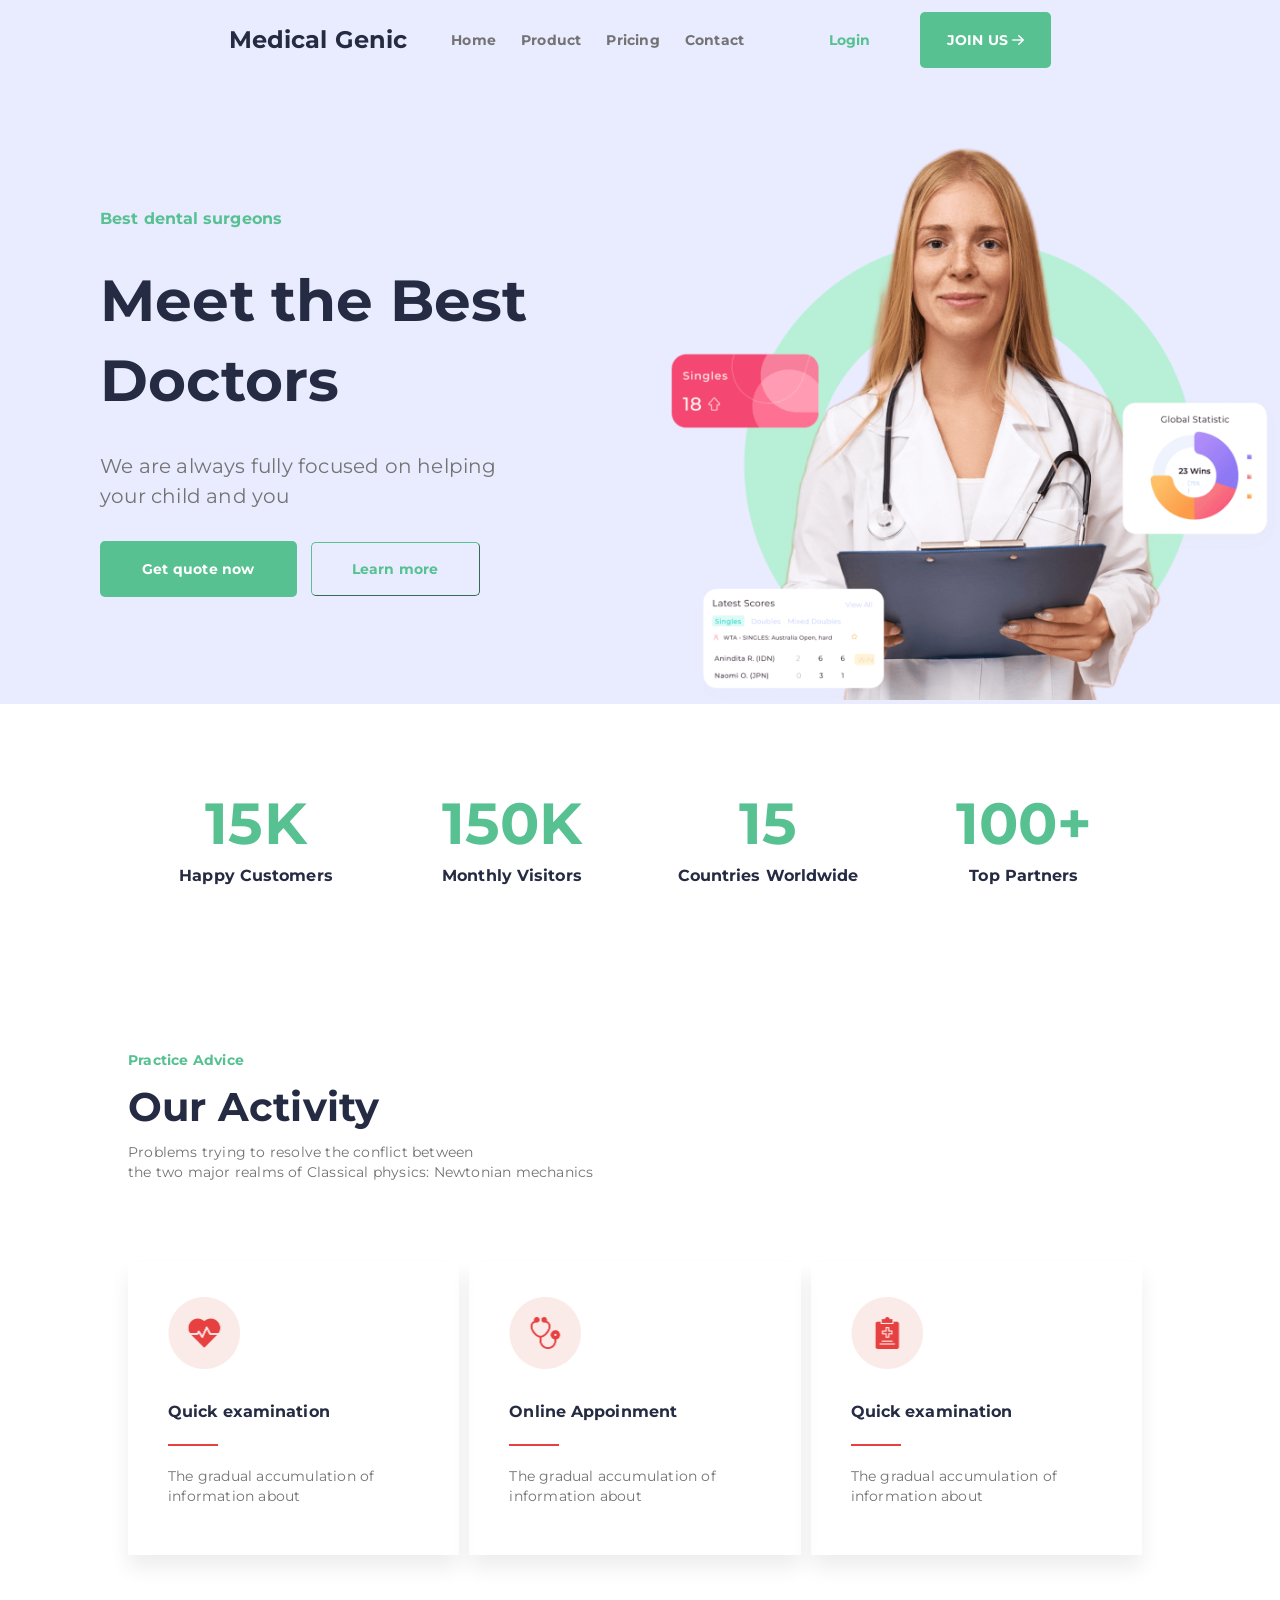
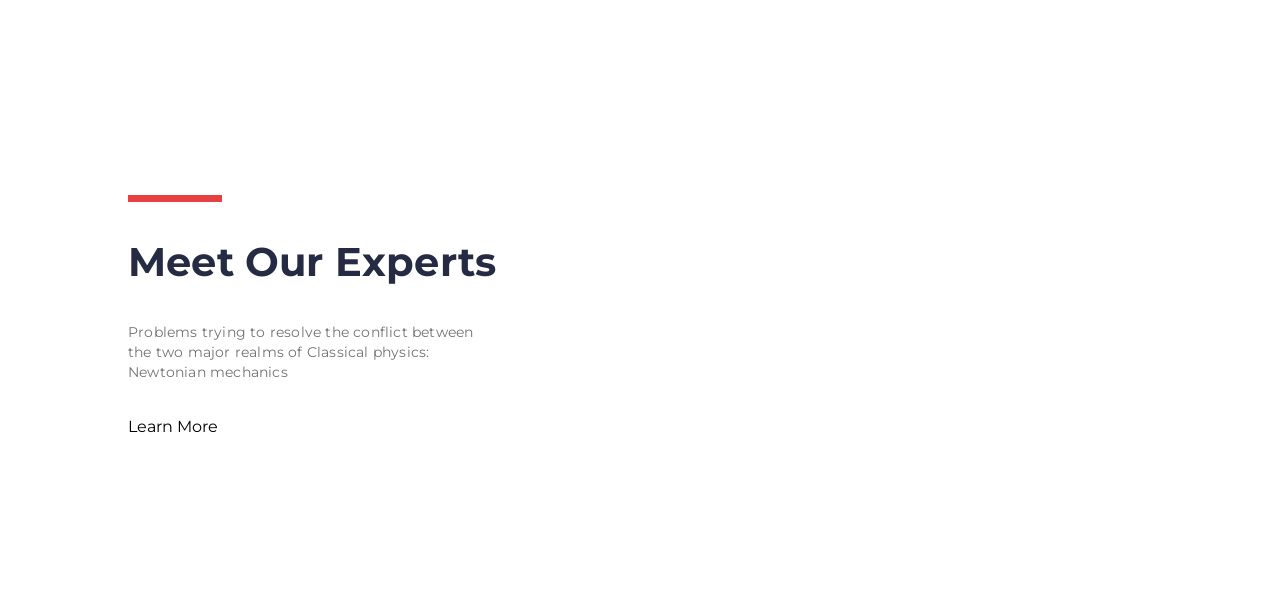
<file: task-2/index.html>
<!DOCTYPE html>
<html>

<head>
  <meta charset="UTF-8" />
  <meta name="viewport" content="width=device-width, initial-scale=1.0" />
  <link rel="stylesheet" href="styles.css" />
  <title>Task 2</title>
  <style>
    @import url("https://fonts.googleapis.com/css2?family=Montserrat:ital,wght@0,100..900;1,100..900&display=swap");
  </style>
</head>

<body>
  <!-- Navbar -->
  <div class="navbar__section1">
    <navbar>
      <p class="navbar__brandName">Medical Genic</p>
      <div class="navbar__content clearfix">
        <ul class="navbar__menu">
          <li class="navbar__menuItem"><a href="#">Home</a></li>
          <li class="navbar__menuItem"><a href="#">Product</a></li>
          <li class="navbar__menuItem"><a href="#">Pricing</a></li>
          <li class="navbar__menuItem"><a href="#">Contact</a></li>
        </ul>
        <div class="navbar__links clearfix">
          <a href="#" class="navbar__login">Login</a>
          <button class="navbar__joinUsButton">
            JOIN US
            <span><img src="assets/right-arrow-icon.png" width="12px" height="10px" alt="right arrow" /></span>
          </button>
        </div>
      </div>
    </navbar>

    <!-- Section 1 -->
    <section class="clearfix">
      <div class="section__1__left">
        <div class="section__1__left__container">
          <h5>Best dental surgeons</h5>
          <h1>Meet the Best Doctors</h1>
          <h4>We are always fully focused on helping your child and you</h4>
          <div class="section__1__left__cta">
            <button class="section__1__left__cta__button1">
              Get quote now
            </button>
            <button class="section__1__left__cta__button2">Learn more</button>
          </div>
        </div>
      </div>
      <div class="section__1__right">
        <img src="assets/hero-cover.png" alt="hero cover" />
      </div>
    </section>
  </div>

  <!-- Section 2 -->
  <section>
    <div class="section__2">
      <div class="section__2__stats clearfix">
        <div class="section__2__stats__statItem">
          <h1>15K</h1>
          <h5>Happy Customers</h5>
        </div>
        <div class="section__2__stats__statItem">
          <h1>150K</h1>
          <h5>Monthly Visitors</h5>
        </div>
        <div class="section__2__stats__statItem">
          <h1>15</h1>
          <h5>Countries Worldwide</h5>
        </div>
        <div class="section__2__stats__statItem">
          <h1>100+</h1>
          <h5>Top Partners</h5>
        </div>
      </div>

      <div class="section__2__activity">
        <div class="section__2__activity__mainContent">
          <h6>Practice Advice</h6>
          <h2>Our Activity</h2>
          <p>
            Problems trying to resolve the conflict between
            <br />
            the two major realms of Classical physics: Newtonian mechanics
          </p>
        </div>
        <div class="section__2__activity__cards clearfix">
          <div class="section__2__activity__cards__singleCard">
            <img src="assets/heart-rate-icon.png" width="72" height="72" alt="heart rate icon">
            <h5>Quick examination</h5>
            <span class="horizontal-line--danger"></span>
            <p>The gradual accumulation of
              <br />
              information about
            </p>
          </div>
          <div class="section__2__activity__cards__singleCard">
            <img src="assets/stethoscopr-icon.png" width="72" height="72" alt="stethoscope icon">
            <h5>Online Appoinment</h5>
            <span class="horizontal-line--danger"></span>
            <p>The gradual accumulation of
              <br />
              information about
            </p>
          </div>
          <div class="section__2__activity__cards__singleCard">
            <img src="assets/health-report-icon.png" width="72" height="72" alt="health report icon">
            <h5>Quick examination</h5>
            <span class="horizontal-line--danger"></span>
            <p>The gradual accumulation of
              <br />
              information about
            </p>
          </div>
        </div>
      </div>
    </div>
  </section>

  <!-- Section 3 -->
  <section>
    <div class="section__3">
      <div class="section__3__mainContent">
        <span class="horizontal-line--danger-bigger"></span>
        <h2>Meet Our Experts</h2>
        <p>Problems trying to resolve the conflict between <br />
          the two major realms of Classical physics: <br />
          Newtonian mechanics </p>
        <a>Learn More <span></span></a>
      </div>
    </div>
  </section>
</body>

</html>
</file>
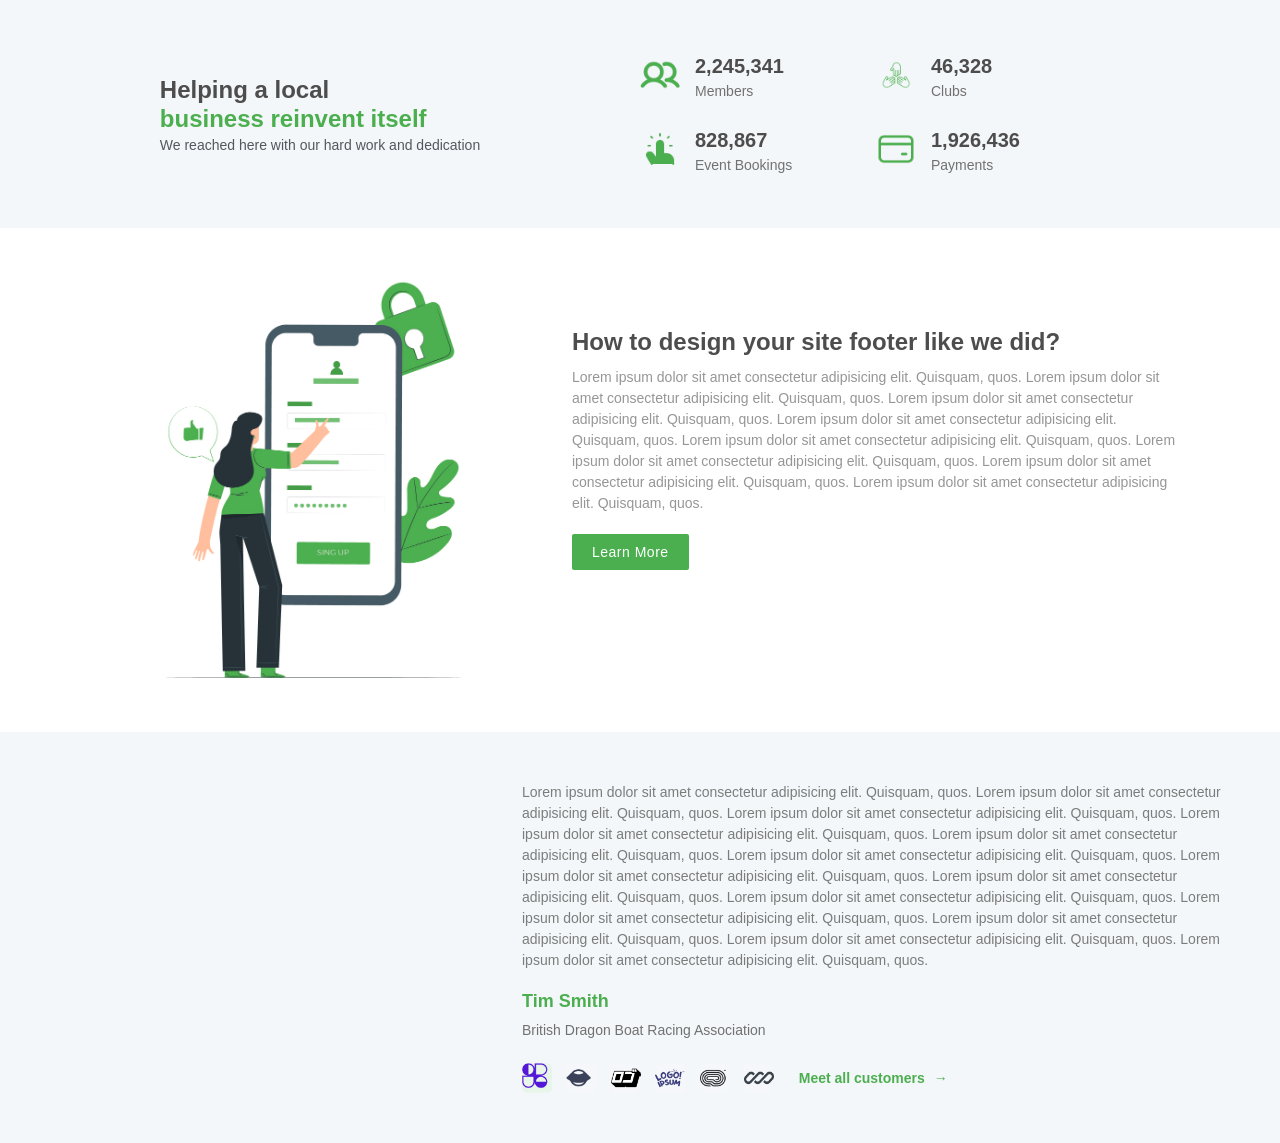
<file: tast-1/index.html>
<!DOCTYPE html>
<html lang="en">
  <head>
    <meta charset="UTF-8" />
    <meta name="viewport" content="width=device-width, initial-scale=1.0" />
    <link rel="stylesheet" href="styles.css" />
    <title>Task 1</title>
  </head>
  <body>
    <header class="clearfix">
      <div class="title-container">
        <h2>
          Helping a local
          <span class="new-line">business reinvent itself</span>
        </h2>
        <p>We reached here with our hard work and dedication</p>
      </div>
      <div class="stats-container-wrapper">
        <div class="stats-container clearfix">
          <div class="stats-item">
            <img src="assets/images/Icon.png" class="icon" alt="members icon" />
            <div class="stats-item-content">
              <p class="stats-item-number">2,245,341</p>
              <p class="stats-item-text">Members</p>
            </div>
          </div>
          <div class="stats-item">
            <img src="assets/images/club.png" class="icon" alt="clubs icon" />
            <div class="stats-item-content">
              <p class="stats-item-number">46,328</p>
              <p class="stats-item-text">Clubs</p>
            </div>
          </div>
        </div>
        <div class="stats-container clearfix">
          <div class="stats-item">
            <img
              src="assets/images/Icon3.png"
              class="icon"
              alt="event bookings icon"
            />
            <div class="stats-item-content">
              <p class="stats-item-number">828,867</p>
              <p class="stats-item-text">Event Bookings</p>
            </div>
          </div>
          <div class="stats-item">
            <img
              src="assets/images/Icon4.png"
              class="icon"
              alt="payments icon"
            />
            <div class="stats-item-content">
              <p class="stats-item-number">1,926,436</p>
              <p class="stats-item-text">Payments</p>
            </div>
          </div>
        </div>
      </div>
    </header>
    <section class="clearfix">
      <div class="section-image">
        <img height="400px" src="assets/images/pana.jpg" alt="mobile" />
      </div>
      <div class="section-content">
        <h2>How to design your site footer like we did?</h2>
        <p>
          Lorem ipsum dolor sit amet consectetur adipisicing elit. Quisquam,
          quos. Lorem ipsum dolor sit amet consectetur adipisicing elit.
          Quisquam, quos. Lorem ipsum dolor sit amet consectetur adipisicing
          elit. Quisquam, quos. Lorem ipsum dolor sit amet consectetur
          adipisicing elit. Quisquam, quos. Lorem ipsum dolor sit amet
          consectetur adipisicing elit. Quisquam, quos. Lorem ipsum dolor sit
          amet consectetur adipisicing elit. Quisquam, quos. Lorem ipsum dolor
          sit amet consectetur adipisicing elit. Quisquam, quos. Lorem ipsum
          dolor sit amet consectetur adipisicing elit. Quisquam, quos.
        </p>
        <button class="learn-more-button">Learn More</button>
      </div>
    </section>
    <footer class="clearfix">
      <div class="footer-space"></div>
      <div class="footer-content">
        <p class="footer-content-text">
          Lorem ipsum dolor sit amet consectetur adipisicing elit. Quisquam,
          quos. Lorem ipsum dolor sit amet consectetur adipisicing elit.
          Quisquam, quos. Lorem ipsum dolor sit amet consectetur adipisicing
          elit. Quisquam, quos. Lorem ipsum dolor sit amet consectetur
          adipisicing elit. Quisquam, quos. Lorem ipsum dolor sit amet
          consectetur adipisicing elit. Quisquam, quos. Lorem ipsum dolor sit
          amet consectetur adipisicing elit. Quisquam, quos. Lorem ipsum dolor
          sit amet consectetur adipisicing elit. Quisquam, quos. Lorem ipsum
          dolor sit amet consectetur adipisicing elit. Quisquam, quos. Lorem
          ipsum dolor sit amet consectetur adipisicing elit. Quisquam, quos.
          Lorem ipsum dolor sit amet consectetur adipisicing elit. Quisquam,
          quos. Lorem ipsum dolor sit amet consectetur adipisicing elit.
          Quisquam, quos. Lorem ipsum dolor sit amet consectetur adipisicing
          elit. Quisquam, quos. Lorem ipsum dolor sit amet consectetur
          adipisicing elit. Quisquam, quos.
        </p>
        <p class="footer-contact-name">Tim Smith</p>
        <p class="footer-contact-company">
          British Dragon Boat Racing Association
        </p>
        <div>
          <img class="customer-logo" src="assets/images/Logo.png" alt="logo" />
          <img
            class="customer-logo"
            src="assets/images/Logo-1.png"
            alt="logo1"
          />
          <img
            class="customer-logo"
            src="assets/images/Logo-2.png"
            alt="logo2"
          />
          <img
            class="customer-logo"
            src="assets/images/Logo-3.png"
            alt="logo3"
          />
          <img
            class="customer-logo"
            src="assets/images/Logo-4.png"
            alt="logo4"
          />
          <img
            class="customer-logo"
            src="assets/images/Logo-5.png"
            alt="logo5"
          />
          <span class="meet-all-customers-container">
            <a href="#" class="meet-all-customers-link"
              >Meet all customers <span class="right-arrow">&#8594;</span></a
            >
          </span>
        </div>
      </div>
    </footer>
  </body>
</html>
</file>
<file: task-2/styles.css>
:root {
  --blue: #6495ed;
  --white: #FFFFFF;
  --primary-color: #57C192;
  --background: #E9EBFF;
  --secondary-text-color: #252B42;
  --tertiary-text-color: #737373;
  --default-line-height: 22px;
  --default-font-size: 14px;
  --font-bolder: 700;
  --default-letter-spacing: 0.2px;
  --default-border-radius: 5px;
  --h1-font-size: 58px;
  --h1-line-height: 80px;
}

body {
  background-color: var(--white);
  box-sizing: border-box;
  margin: 0;
  font-family: 'Montserrat', sans-serif;
}

.clearfix::after {
  content: "";
  clear: both;
  display: block;
}

/* Navbar */

.navbar__section1 {
  background-color: var(--background);
}

navbar {
  width: 100%;
  display: block;
  text-align: center;
}

.navbar__brandName {
  font-size: 24px;
  font-weight: var(--font-bolder);
  color: var(--secondary-text-color);
  line-height: 32px;
  letter-spacing: 0.1px;
  display: inline-block;
  vertical-align: middle;
}

.navbar__content {
  display: inline-block;
  width: 50%;
  vertical-align: middle;
}

.navbar__links {
  float: right;
}

.navbar__login {
  color: var(--primary-color);
  font-size: var(--default-font-size);
  font-weight: var(--font-bolder);
  line-height: var(--default-line-height);
  letter-spacing: var(--default-letter-spacing);
  display: inline-block;
  text-decoration: none;
}

.navbar__joinUsButton {
  padding: 15px 25px;
  border-radius: var(--default-border-radius);
  border-color: transparent;
  color: #FFFFFF;
  background-color: var(--primary-color);
  margin-left: 45px;
  font-size: var(--default-font-size);
  font-weight: var(--font-bolder);
  line-height: var(--default-line-height);
  letter-spacing: var(--default-letter-spacing);
  font-family: 'Montserrat', sans-serif;
}

.navbar__menu {
  float: left;
}

.navbar__menuItem {
  font-size: var(--default-font-size);
  font-weight: var(--font-bolder);
  line-height: 24px;
  letter-spacing: var(--default-letter-spacing);
  list-style-type: none;
  display: inline-block;
}

.navbar__menuItem a {
  text-decoration: none;
  color: var(--tertiary-text-color);
}

.navbar__menuItem + .navbar__menuItem {
  margin-left: 21px;
}

/* Section 1 CSS */

.section__1__left {
  width: 50%;
  float: left;
  margin: 0px;
}

.section__1__left__container {
  padding: 100px;
}

.section__1__left h5 {
  font-size: 16px;
  font-weight: var(--font-bolder);
  line-height: 24px;
  letter-spacing: 0.1px;
  color: var(--primary-color);
  margin-bottom: 30px;
}

.section__1__left h1 {
  font-size: var(--h1-font-size);
  font-weight: var(--font-bolder);
  line-height: var(--h1-line-height);
  letter-spacing: var(--default-letter-spacing);
  color: var(--secondary-text-color);
  margin: 0px;
  margin-bottom: 30px;
}

.section__1__left h4 {
  font-size: 20px;
  font-weight: 400;
  line-height: 30px;
  letter-spacing: var(--default-letter-spacing);
  color: var(--tertiary-text-color);
  margin: 0px;
  margin-bottom: 30px;
}

.section__1__left__cta__button1 {
  padding: 15px 40px;
  border-radius: var(--default-border-radius);
  border-color: transparent;
  color: #FFFFFF;
  background-color: var(--primary-color);
  font-size: var(--default-font-size);
  font-weight: var(--font-bolder);
  line-height: var(--default-line-height);
  letter-spacing: var(--default-letter-spacing);
  font-family: 'Montserrat', sans-serif;
  margin-right: 10px;
}

.section__1__left__cta__button2 {
  padding: 15px 40px;
  border-radius: var(--default-border-radius);
  border-color: var(--primary-color);
  border-width: 1px;
  color: var(--primary-color);
  background-color: transparent;
  font-size: var(--default-font-size);
  font-weight: var(--font-bolder);
  line-height: var(--default-line-height);
  letter-spacing: var(--default-letter-spacing);
  font-family: 'Montserrat', sans-serif;
}

.section__1__right {
  width: 50%;
  float: right;
}

.section__1__right img {
  width: 100%;
}

/* Section 2 CSS */

.section__2__stats {
  padding-top: 80px;
  padding-bottom: 80px;
  width: 80%;
  margin: 0 auto;
}

.section__2__stats__statItem {
  text-align: center;
  float: left;
  margin: 0px;
  width: 25%;
}

.section__2__stats__statItem h1 {
  font-size: var(--h1-font-size);
  font-weight: var(--font-bolder);
  line-height: var(--h1-line-height);
  letter-spacing: var(--default-letter-spacing);
  color: var(--primary-color);
  margin: 0px;
}

.section__2__stats__statItem h5 {
  font-size: 16px;
  font-weight: var(--font-bolder);
  line-height: 24px;
  letter-spacing: 0.1px;
  color: var(--secondary-text-color);
  margin: 0px;
}

.section__2__activity {
  padding-top: 80px;
  padding-bottom: 80px;
  width: 80%;
  margin: 0 auto;
}

.section__2__activity__mainContent {
  width: 60%;
  margin-bottom: 80px;
}

.section__2__activity__mainContent h6 {
  color: var(--primary-color);
  font-weight: var(--font-bolder);
  font-size: var(--default-font-size);
  line-height: 24px;
  letter-spacing: var(--default-letter-spacing);
  margin: 0px;
  margin-bottom: 10px;
}

.section__2__activity__mainContent h2 {
  color: var(--secondary-text-color);
  font-weight: var(--font-bolder);
  font-size: 40px;
  line-height: 50px;
  letter-spacing: var(--default-letter-spacing);
  margin: 0px;
  margin-bottom: 10px;
}

.section__2__activity__mainContent p {
  color: var(--tertiary-text-color);
  font-weight: 400;
  font-size: var(--default-font-size);
  line-height: 20px;
  letter-spacing: var(--default-letter-spacing);
  margin: 0px;
  margin-bottom: 10px;
}

.section__2__activity__cards__singleCard {
  padding: 35px 40px;
  margin-right: 10px;
  box-shadow: 0px 13px 19px 0px #00000012;
  width: calc(33.333% - 90px);
  float: left;
}

.section__2__activity__cards__singleCard h5 {
  margin-bottom: 20px;
  font-size: 16px;
  line-height: 24px;
  letter-spacing: 0.1px;
  color: var(--secondary-text-color);
}

.horizontal-line--danger {
  display: block;
  width: 50px;
  height: 2px;
  background-color: #E74040;
  margin-bottom: 20px;
}

.section__2__activity__cards__singleCard p {
  font-size: var(--default-font-size);
  font-weight: 400;
  line-height: 20px;
  letter-spacing: var(--default-letter-spacing);
  color: var(--tertiary-text-color);
}

/* Section 3 CSS */

.section__3 {
  padding-top: 160px;
  padding-bottom: 160px;
  width: 80%;
  margin: 0 auto;
}

.section__3__mainContent {
  width: 40%;
}

.horizontal-line--danger-bigger {
  display: block;
  width: 94px;
  height: 7px;
  background-color: #E74040;
  margin-bottom: 35px;
}

.section__3__mainContent h2 {
  color: var(--secondary-text-color);
  font-weight: var(--font-bolder);
  font-size: 40px;
  line-height: 50px;
  letter-spacing: var(--default-letter-spacing);
  margin: 0px;
  margin-bottom: 35px;
}

.section__3__mainContent p {
  color: var(--tertiary-text-color);
  font-weight: 400;
  font-size: var(--default-font-size);
  line-height: 20px;
  letter-spacing: var(--default-letter-spacing);
  margin: 0px;
  margin-bottom: 35px;
}
</file>
<file: tast-1/styles.css>
* {
  margin: 0;
  padding: 0;
  box-sizing: border-box;
}

body {
  font-family: Arial, sans-serif;
}

footer,
header {
  background-color: #f4f7fa;
  padding: 50px;
}

header {
  position: relative;
}

p {
  font-size: 14px;
  color: #56575c;
}

section {
  padding: 50px;
}

.clearfix::after {
  content: "";
  clear: both;
  display: table;
}

.customer-logo {
  width: 30px;
  height: 30px;
  margin-right: 10px;
}

.customer-logo,
.meet-all-customers-container {
  display: inline-block;
  vertical-align: middle;
}

.footer-contact-name {
  font-size: 18px;
  font-weight: bold;
  margin-bottom: 10px;
}

.footer-contact-company {
  font-weight: 100;
  margin-bottom: 25px;
}

.footer-content {
  float: right;
  width: 60%;
}

.footer-content-text {
  line-height: 1.5;
  margin-bottom: 20px;
  color: #7b7c7c;
}

.footer-space {
  float: left;
  width: 40%;
}

.icon {
  float: left;
  padding-top: 5px;
  padding-bottom: 5px;
  height: 50px;
  margin-right: 10px;
}

.learn-more-button {
  padding: 10px 20px;
  background-color: #4caf4f;
  color: white;
  border: none;
  border-radius: 2px;
  font-size: 14px;
  letter-spacing: 0.5px;
}

.meet-all-customers-container {
  margin-left: 10px;
}

.meet-all-customers-link {
  font-size: 14px;
  font-weight: 600;
  margin-right: 10px;
  text-decoration: none;
}

.new-line {
  display: block;
}

.right-arrow {
  font-size: 14px;
  font-weight: 600;
  padding-left: 5px;
}

.section-content {
  float: right;
  padding: 50px;
  width: 60%;
}

.section-content h2 {
  color: #4d4d4d;
  line-height: 1.2;
  margin-bottom: 10px;
}

.section-content p {
  margin-bottom: 20px;
  line-height: 1.5;
  font-weight: 100;
  color: #969696;
}

.section-image {
  float: left;
  text-align: right;
  width: 40%;
}

.stats-container-wrapper {
  float: right;
  width: 50%;
}

.stats-container + .stats-container {
  margin-top: 20px;
}

.stats-item {
  width: 40%;
  float: left;
}

.stats-item-content {
  float: left;
  padding: 5px;
}

.stats-item-number {
  color: #4d4d4d;
  font-size: 20px;
  font-weight: bold;
  margin-bottom: 5px;
}

.stats-item-text,
.footer-contact-company {
  color: #717171;
}

.title-container {
  display: inline-block;
  position: absolute;
  left: 25%;
  top: 50%;
  transform: translate(-50%, -50%);
}

.title-container h2 {
  color: #4d4d4d;
  line-height: 1.2;
  margin-bottom: 3px;
}

.title-container h2 span,
.footer-contact-name,
.meet-all-customers-link {
  color: #4caf4f;
}
</file>
